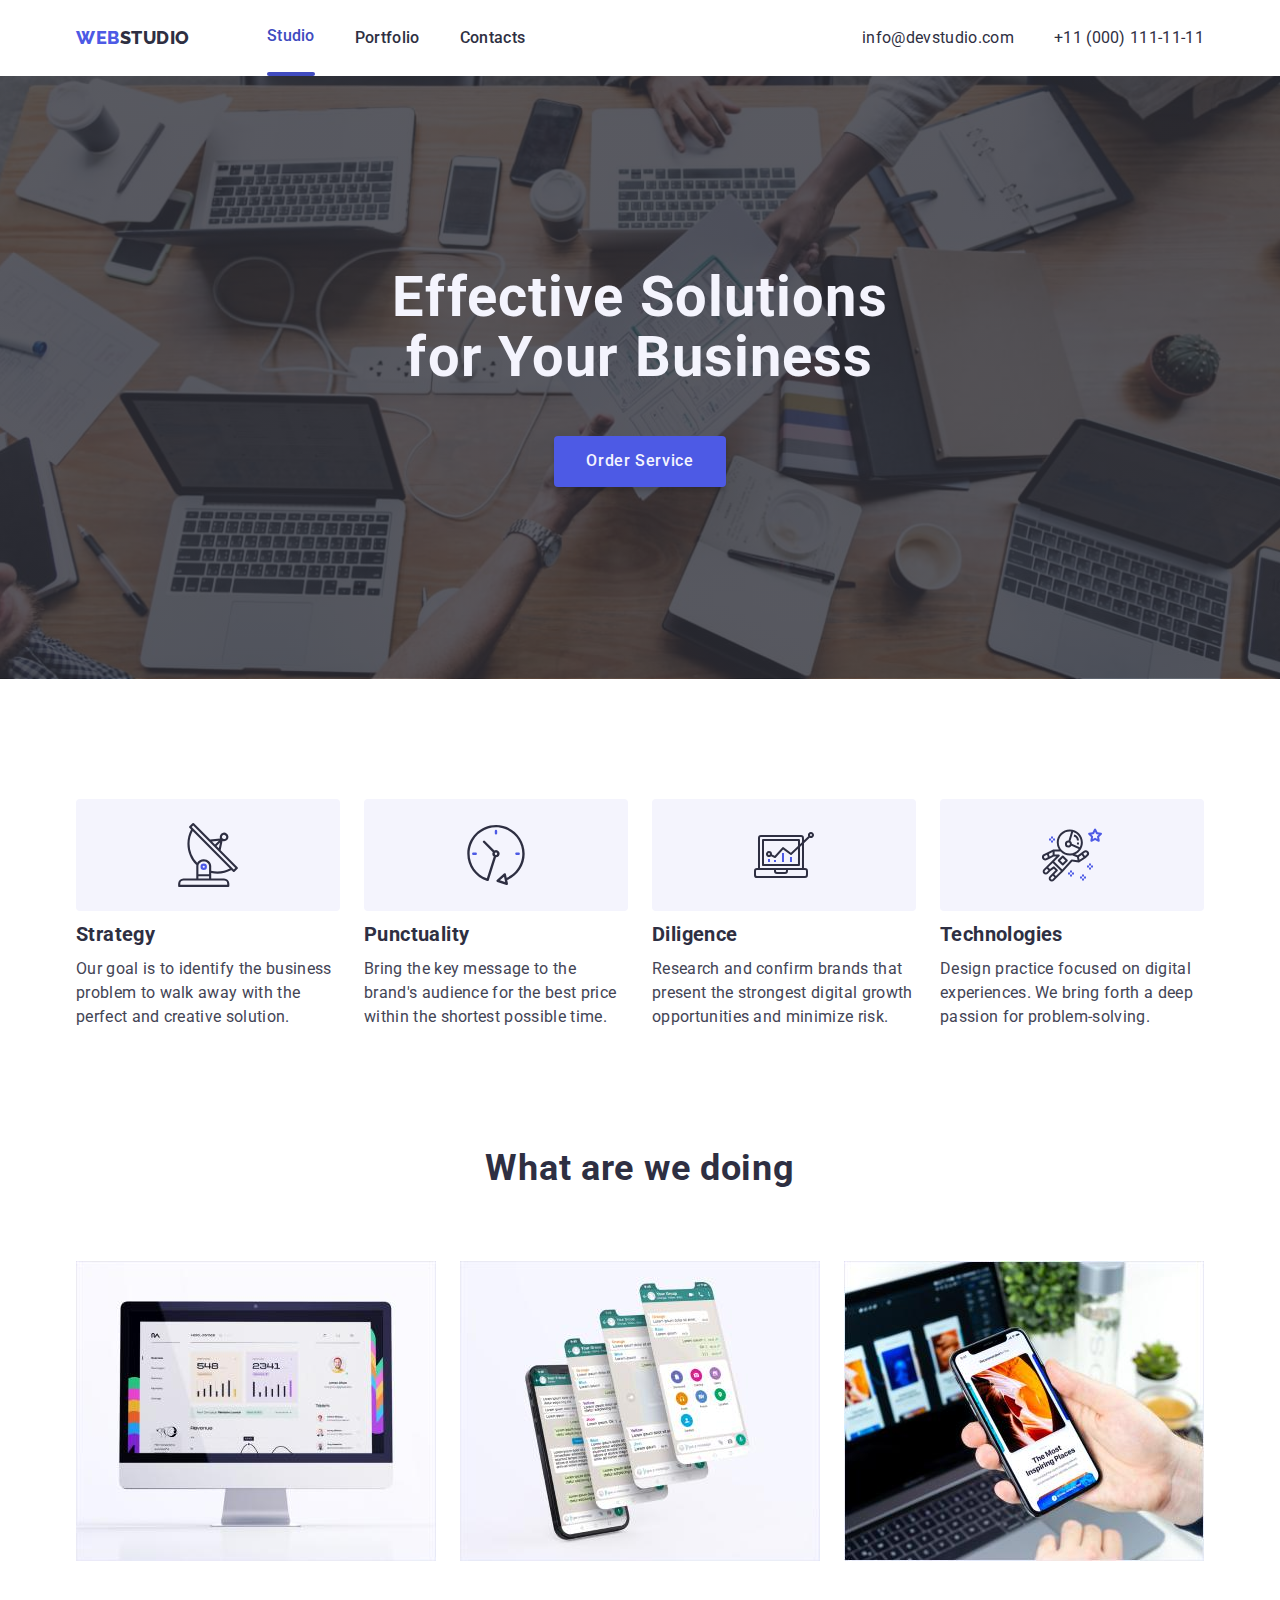
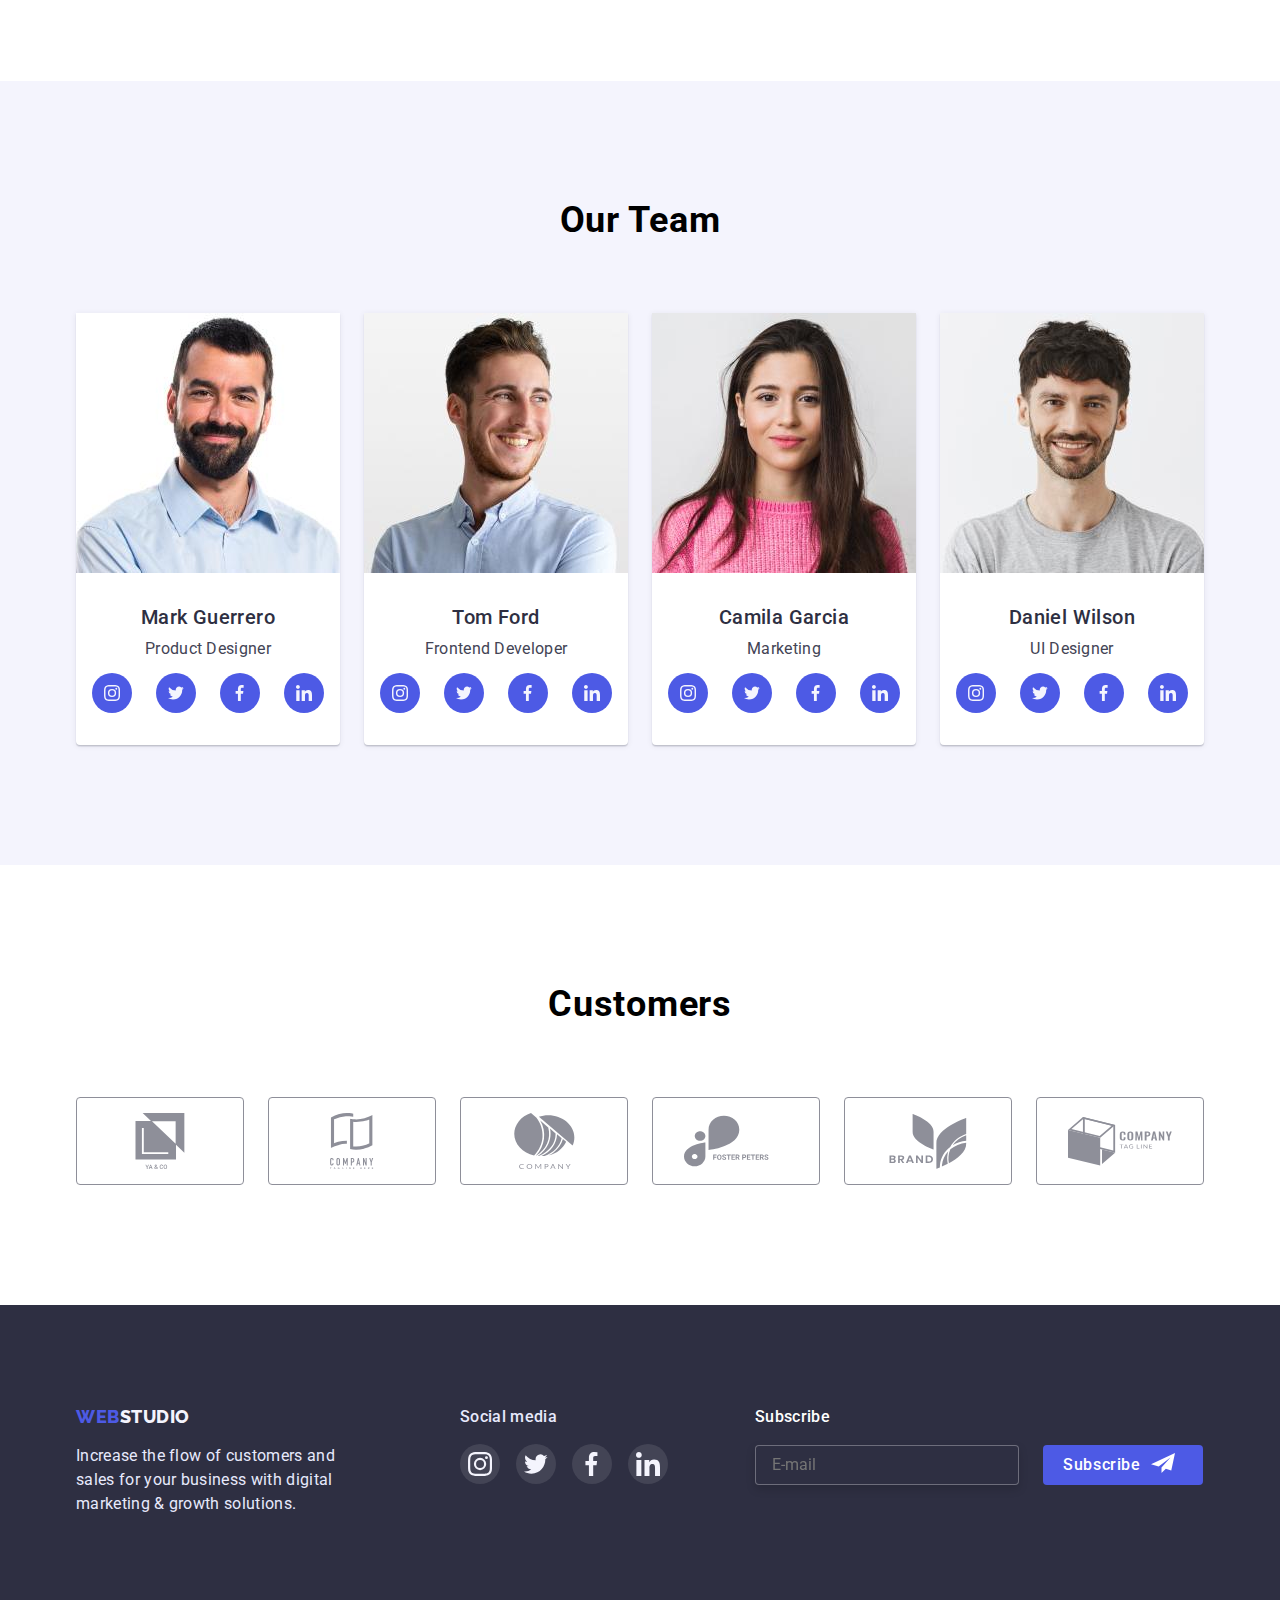
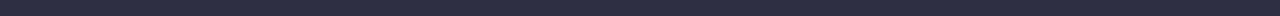
<file: index.html>
<!DOCTYPE html>
<html lang="en">
<head>
    <meta charset="UTF-8">
    <meta name="viewport" content="width=device-width, initial-scale=1.0" />
    <meta http-equiv="X-UA-Compatible" content="IE=edge">
    <meta name="viewport" content="width=device-width, initial-scale=1.0">
    <title>webstudio</title>
    <link href="https://fonts.googleapis.com/css2?family=Raleway:wght@800&family=Roboto:wght@400;500;700;900&display=swap" rel="stylesheet">
    <link rel="stylesheet" href="https://cdnjs.cloudflare.com/ajax/libs/modern-normalize/1.1.0/modern-normalize.min.css">  
    <link rel="stylesheet" href="./css/styles.css">
    <link rel="stylesheet" href="./css/mobile.css">
    <link rel="stylesheet" href="./css/tablet.css">
    <link rel="stylesheet" href="./css/desktop.css">
    
    
</head>
<body>

    <header>
        <div class="container">
            <div class="main-nav">
                <nav class="site-nav">
                    <a href="" class="header-logo"><span>WEB</span>STUDIO</a>
            
                    <ul class="site-nav">
                        <li class="item"><a class="nav-link link-current" href="./index.html">Studio</a></li>
                        <li class="item"><a class="nav-link" href="./portfolio.html">Portfolio</a></li>
                        <li class="item"><a class="nav-link" href="">Contacts</a></li>
                        
                    </ul>
                </nav>

                <button type="button" class="mobile-menu-open" data-menu-open>
                    <svg class="mobile-menu-open-icon" width="32px" height="22px">
                        <use href="./images/symbol-defs.svg#burger-icon" width="32px" height="22px"></use>
                    </svg>
                </button>
            
                    <ul class="auth-nav" >
            
                        <li class="item"><a class="contacts" href="info@devstudio.com">info@devstudio.com</a></li>
                        <li class="item"><a class="contacts" href="tel:+110001111111">+11 (000) 111-11-11</a></li>
                        
                    </ul>
    
            </div>
        </div>

        <div class="mobile-menu" data-menu>
            <div class="container mobile-menu-container">
                <button class="button-modal-mobile" type="button" data-menu-close>
                    <svg class="icon-button-modal-mobile" width="8" height="8">
                        <use href="./images/symbol-defs.svg#close-modal"></use>
                    </svg>
                </button>
                <ul class="site-nav-mobile">
                    <li class="item-mobile"><a class="nav-link-mobile-cur" href="./index.html">Studio</a></li>
                    <li class="item-mobile"><a class="nav-link-mobile" href="./portfolio.html">Portfolio</a></li>
                    <li class="item-mobile"><a class="nav-link-mobile" href="">Contacts</a></li>
                    
                </ul>
    
                <ul class="auth-nav-mobile" >
                    <li class="item-mobile-phone"><a class="contacts-mobile-phone" href="tel:+110001111111">+11 (000) 111-11-11</a></li>
                    <li class="item-mobile-mail"><a class="contacts-mobile-mail" href="info@devstudio.com">info@devstudio.com</a></li>
                    
                    
                </ul>
                <ul class="team-link-set-mobile">
    
                    <li class="team-link-actions">
                        <a href="" class="team-link-list">
                            <svg class="team-link-item">
                                <use href="./images/symbol-defs.svg#icon-instagram"></use>
                            </svg>
                        </a>
                    </li>
                    <li class="team-link-actions">
                        <a href="" class="team-link-list">
                            <svg class="team-link-item">
                                <use href="./images/symbol-defs.svg#icon-twitter"></use>
                            </svg>
                        </a>
                    </li>
                    <li class="team-link-actions">
                        <a href="" class="team-link-list">
                            <svg class="team-link-item">
                                <use href="./images/symbol-defs.svg#icon-facebook"></use>
                            </svg>
                        </a>
                    </li>
                    <li class="team-link-actions">
                        <a href="" class="team-link-list">
                            <svg class="team-link-item">
                                <use href="./images/symbol-defs.svg#icon-linkedin"></use>
                            </svg>
                        </a>
                    </li>
                </ul>
            </div>

        </div>
      

    </header>

        
    
     <main>
        
            <section class="hero hero-image">

              
                <h1 class="hero-tittle">Effective Solutions<br>for Your Business</h1>

                <button class="button-hero" type="button" data-modal-open>Order Service</button>
            
                
                
            

        </section>
        
            
        
    
        <section class="our-mission">
            <div class="container">
            <h2 class="visually-hidden">our mission</h2>
            <ul class="feauters-list">

                <li class="list-item">
                    <div class="list-image">
                        <svg class="list-image-svg">
                            <use href="./images/symbol-defs.svg#icon-mission-antena"></use>
                        </svg>
                    </div>
                    <h3 class="our-mission-tittle">Strategy</h3>
                    <p>Our goal is to identify the business problem to walk away with the perfect and creative solution. </p>
                </li>
    
                <li class="list-item">
                    <div class="list-image">
                        <svg class="list-image-svg">
                            <use href="./images/symbol-defs.svg#icon-mission-clock"></use>
                        </svg>
                    </div> 
                    <h3 class="our-mission-tittle">Punctuality</h3>
                    <p>Bring the key message to the brand's audience for the best price within the shortest possible time. </p>
                </li>
    
                <li class="list-item">
                    <div class="list-image">
                        <svg class="list-image-svg">
                            <use href="./images/symbol-defs.svg#icon-mission-comp"></use>
                        </svg>
                    </div>
                    <h3 class="our-mission-tittle">Diligence</h3>
                    <p>Research and confirm brands that present the strongest digital growth opportunities and minimize risk. </p>
                </li>
    
                <li class="list-item">
                    <div class="list-image">
                        <svg class="list-image-svg">
                            <use href="./images/symbol-defs.svg#icon-mission-cosmo"></use>
                        </svg>
                    </div>
                    <h3 class="our-mission-tittle">Technologies</h3>
                    <p>Design practice focused on digital experiences. We bring forth a deep passion for problem-solving. </p>
                </li>
            </ul>
            </div>
            
        </section>
    
        <section class="what-we-do">
            <div class="container">
                <h2 class="what-wedo">What are we doing</h2>
    
                <ul class="what-wedo-list">
                    <li class="what-wedo-item">
                        <img
                        srcset="./images/wedo1@2x.jpg 2x"
                        src="./images/wedo1.jpg"
                         alt="computer" 
                         width="360">
                        </li>
                    <li class="what-wedo-item">
                        <img
                        srcset="./images/wedo2@2x.jpg 2x" 
                        src="./images/wedo2.jpg"
                        alt="phone" 
                        width="360">
                        </li>
                    <li class="what-wedo-item">
                        <img
                        srcset="./images/wedo3@2x.jpg 2x"
                        src="./images/wedo3.jpg"
                        alt="computer and phone"
                        width="360">
                        </li>
                </ul>
            </div>
           
                
            
    
        </section>
    
        <section class="our-team">
            <div class="container">
                <h2 class="our-team-tittle">Our Team</h2>
    
            
                <ul class="our-team-list">
                    <li class="our-team-item">
                        <img
                        srcset="./images/mark.jpg"
                        src="./images/mark@2x.jpg 2x"
                        alt="mark"
                        width="264"
                        />
                        <div class="team-content">
                            <h3 class="card-name">Mark Guerrero</h3>
                            <p class="card-text">Product Designer</p>
                        
                            <ul class="team-link-set">

                                <li class="team-link-actions">
                                    <a href="" class="team-link-list">
                                        <svg class="team-link-item">
                                            <use href="./images/symbol-defs.svg#icon-instagram"></use>
                                        </svg>
                                    </a>
                                </li>
                                <li class="team-link-actions">
                                    <a href="" class="team-link-list">
                                        <svg class="team-link-item">
                                            <use href="./images/symbol-defs.svg#icon-twitter"></use>
                                        </svg>
                                    </a>
                                </li>
                                <li class="team-link-actions">
                                    <a href="" class="team-link-list">
                                        <svg class="team-link-item">
                                            <use href="./images/symbol-defs.svg#icon-facebook"></use>
                                        </svg>
                                    </a>
                                </li>
                                <li class="team-link-actions">
                                    <a href="" class="team-link-list">
                                        <svg class="team-link-item">
                                            <use href="./images/symbol-defs.svg#icon-linkedin"></use>
                                        </svg>
                                    </a>
                                </li>
                            </ul>
                        </div>
                        
                    </li>
    
                    <li class="our-team-item">
                        <img
                        srcset="./images/tom@2x.jpg 2x"
                        src="./images/tom.jpg"
                        alt="tom"
                        width="264"
                        />
                        <div class="team-content">
                            <h3 class="card-name">Tom Ford</h3>
                            <p class="card-text">Frontend Developer</p>
                        
                            <ul class="team-link-set">

                                <li class="team-link-actions">
                                    <a href="" class="team-link-list">
                                        <svg class="team-link-item">
                                            <use href="./images/symbol-defs.svg#icon-instagram"></use>
                                        </svg>
                                    </a>
                                </li>
                                <li class="team-link-actions">
                                    <a href="" class="team-link-list">
                                        <svg class="team-link-item">
                                            <use href="./images/symbol-defs.svg#icon-twitter"></use>
                                        </svg>
                                    </a>
                                </li>
                                <li class="team-link-actions">
                                    <a href="" class="team-link-list">
                                        <svg class="team-link-item">
                                            <use href="./images/symbol-defs.svg#icon-facebook"></use>
                                        </svg>
                                    </a>
                                </li>
                                <li class="team-link-actions">
                                    <a href="" class="team-link-list">
                                        <svg class="team-link-item">
                                            <use href="./images/symbol-defs.svg#icon-linkedin"></use>
                                        </svg>
                                    </a>
                                </li>
                            </ul>
                        </div>
                        
                    </li>
    
                    <li class="our-team-item">
                        <img
                        srcset="./images/camila@2x.jpg 2x"
                        src="./images/camila.jpg"
                        alt="Camilla"
                        width="264"
                        />
                        <div class="team-content">
                            <h3 class="card-name">Camila Garcia</h3>
                            <p class="card-text">Marketing</p>
                        
                            <ul class="team-link-set">

                                <li class="team-link-actions">
                                    <a href="" class="team-link-list">
                                        <svg class="team-link-item">
                                            <use href="./images/symbol-defs.svg#icon-instagram"></use>
                                        </svg>
                                    </a>
                                </li>
                                <li class="team-link-actions">
                                    <a href="" class="team-link-list">
                                        <svg class="team-link-item">
                                            <use href="./images/symbol-defs.svg#icon-twitter"></use>
                                        </svg>
                                    </a>
                                </li>
                                <li class="team-link-actions">
                                    <a href="" class="team-link-list">
                                        <svg class="team-link-item">
                                            <use href="./images/symbol-defs.svg#icon-facebook"></use>
                                        </svg>
                                    </a>
                                </li>
                                <li class="team-link-actions">
                                    <a href="" class="team-link-list">
                                        <svg class="team-link-item">
                                            <use href="./images/symbol-defs.svg#icon-linkedin"></use>
                                        </svg>
                                    </a>
                                </li>
                            </ul>
                        </div>
                    </li>
    
                    <li class="our-team-item">
                        <img
                        srcset="./images/daniel@2x.jpg 2x"
                        src="./images/daniel.jpg"
                        alt="daniel"
                        width="264"
                        />
                        <div class="team-content">
                            <h3 class="card-name">Daniel Wilson</h3>
                            <p class="card-text">UI Designer</p>
                        
                            <ul class="team-link-set">

                                <li class="team-link-actions">
                                    <a href="" class="team-link-list">
                                        <svg class="team-link-item">
                                            <use href="./images/symbol-defs.svg#icon-instagram"></use>
                                        </svg>
                                    </a>
                                </li>
                                <li class="team-link-actions">
                                    <a href="" class="team-link-list">
                                        <svg class="team-link-item">
                                            <use href="./images/symbol-defs.svg#icon-twitter"></use>
                                        </svg>
                                    </a>
                                </li>
                                <li class="team-link-actions">
                                    <a href="" class="team-link-list">
                                        <svg class="team-link-item">
                                            <use href="./images/symbol-defs.svg#icon-facebook"></use>
                                        </svg>
                                    </a>
                                </li>
                                <li class="team-link-actions">
                                    <a href="" class="team-link-list">
                                        <svg class="team-link-item">
                                            <use href="./images/symbol-defs.svg#icon-linkedin"></use>
                                        </svg>
                                    </a>
                                </li>
                            </ul>
                        </div>
                        
                    </li>
                </ul>
            </div>
   
                   
        </section>

    </main>

    <section class="customers">
    <div class="container">

        
        <h2 class="custom">Customers</h2>
        <ul class="actions-customers">
            <li class="customers-item">
                <a href="" class="customers-link">
                    <svg class="customers-icon">
                        <use href="./images/symbol-defs.svg#icon-custom1"></use>
                    </svg>
                </a>
            </li>
            <li class="customers-item">
                <a href="" class="customers-link">
                    <svg class="customers-icon">
                        <use href="./images/symbol-defs.svg#icon-custom2"></use>
                    </svg>
                </a>
            </li>
            <li class="customers-item">
                <a href="" class="customers-link">
                    <svg class="customers-icon">
                        <use href="./images/symbol-defs.svg#icon-custom3"></use>
                    </svg>
                </a>
            </li>
            <li class="customers-item">
                <a href="" class="customers-link">
                    <svg class="customers-icon">
                        <use href="./images/symbol-defs.svg#icon-custom4"></use>
                    </svg>
                </a>
            </li>
            <li class="customers-item">
                <a href="" class="customers-link">
                    <svg class="customers-icon">
                        <use href="./images/symbol-defs.svg#icon-custom5"></use>
                    </svg>
                </a>
            </li>
            <li class="customers-item">
                <a href="" class="customers-link">
                    <svg class="customers-icon">
                        <use href="./images/symbol-defs.svg#icon-custom6"></use>
                    </svg>
                </a>
            </li>
        </ul>
    </div>
        
        
    </section>
           
    

    

    <footer>
        <div class="container">
            <div class="footer-media">
                    <div class="footer-tablet">
                        <div class="footer-content">
                            <a class="footer-logo" href=""><span>WEB</span>STUDIO</a>
                            <p class="footer-text">Increase the flow of customers and sales for your business with digital marketing & growth solutions.</p>
                        </div>
            
                        <div class="social">
                            <b class="footer-social-text">Social media</b>
                            
                            <ul class="footer-link-set">
                
                                <li class="footer-link-actions">
                                    <a href="" class="footer-link-list">
                                        <svg class="footer-link-item">
                                            <use href="./images/symbol-defs.svg#icon-instagram"></use>
                                        </svg>
                                    </a>
                                </li>
                                <li class="footer-link-actions">
                                    <a href="" class="footer-link-list">
                                        <svg class="footer-link-item">
                                            <use href="./images/symbol-defs.svg#icon-twitter"></use>
                                        </svg>
                                    </a>
                                </li>
                                <li class="footer-link-actions">
                                    <a href="" class="footer-link-list">
                                        <svg class="footer-link-item">
                                            <use href="./images/symbol-defs.svg#icon-facebook"></use>
                                        </svg>
                                    </a>
                                </li>
                                <li class="footer-link-actions">
                                    <a href="" class="footer-link-list">
                                        <svg class="footer-link-item">
                                            <use href="./images/symbol-defs.svg#icon-linkedin"></use>
                                        </svg>
                                    </a>
                                </li>
                            </ul>
                        </div>
                    
                    </div>
                   
                    
                
                

                <form class="footer-form">
                    
                    <b class="footer-form-text">Subscribe</b>
                    <div class="footer-form-field">
                        
                        <input class="subscribe-field" type="email" name="mail" id="mail" placeholder="E-mail" />
                        <button type="submit" class="button-subscribe">
                            Subscribe
                            <svg  class="icon-send">
                                <use href="./images/symbol-defs.svg#icon-send" width="24px" height="24px"></use>
                            </svg>
                        </button>
                        
                    </div>
                    
                </form>
                
            </div>
            


        </div>

        
        
    </footer>

    <div class="backdrop is-hidden" data-modal>
        <div class="modal">
            <button class="button-modal" type="button" data-modal-close>
                <svg class="icon-button-modal" width="8" height="8">
                    <use href="./images/symbol-defs.svg#close-modal"></use>
                </svg>
            </button>
            
            <b class="modal-first-text">Leave your contacts and we will call you back</b>

            <form class="form">
                
                <div class="form-field">
                    <label for="name">Name</label>
                    <input type="text" name="name" id="name" placeholder=" "/>
                    <svg class="icon-modal">
                        <use href="./images/symbol-defs.svg#modal-man" width="18px" height="18px"></use>
                    </svg>
                   
                    
                </div>
                <div class="form-field">
                    <label for="tel">Phone</label>
                    <input type="tel" name="tel" id="tel" placeholder=" "/>
                    <svg class="icon-modal">
                        <use href="./images/symbol-defs.svg#modal-phone" width="18px" height="24px"></use>
                    </svg>
                </div>
                <div class="form-field">
                    <label for="mail">Email</label>
                    <input type="email" name="mail" id="mail" placeholder=" "/>
                    <svg class="icon-modal">
                        <use href="./images/symbol-defs.svg#modal-mail" width="18px" height="24px"></use>
                    </svg>
                </div>
                
                <div class="form-field">
                    <label for="comment">Comment</label>
                    <textarea name="comment" id="comment" placeholder="Text input"></textarea> 
                </div>
                    
                        <div class="modal-form-checkbox-wrap">
                            <input
                            id="user-policy"
                            type="checkbox"
                            name="user-policy"
                            class="modal-form-checkbox visually-hidden"
                            />
                            <label for="user-policy" class="modal-form-checkbox-label">
                                <span class="checkbox-icon-wrap">
                                    <svg class="checkbox-icon" width="16px" height="16px">
                                        <use href="./images/symbol-defs.svg#check-icon"></use>
                                    </svg>
                                </span>
                                <span class="privacy-text">
                                    I accept the terms and conditions of the<a 
                                    href=""
                                    class="privacy-link"
                                    rel="noopener noreferrer nofollow"
                                    target="_blank"
                                    >Privacy Policy</a>

                                
                                </span>

                            </label>
                        </div>
                   

            
                    
                
                
                
                    <button class="button-submit" type="submit">Send</button>
                
                
            </form>
        </div>
    </div>

    <script src="./js/mobile-menu.js"></script>
    <script src="./js/modal.js"></script>
    
</body>
</html>
</file>
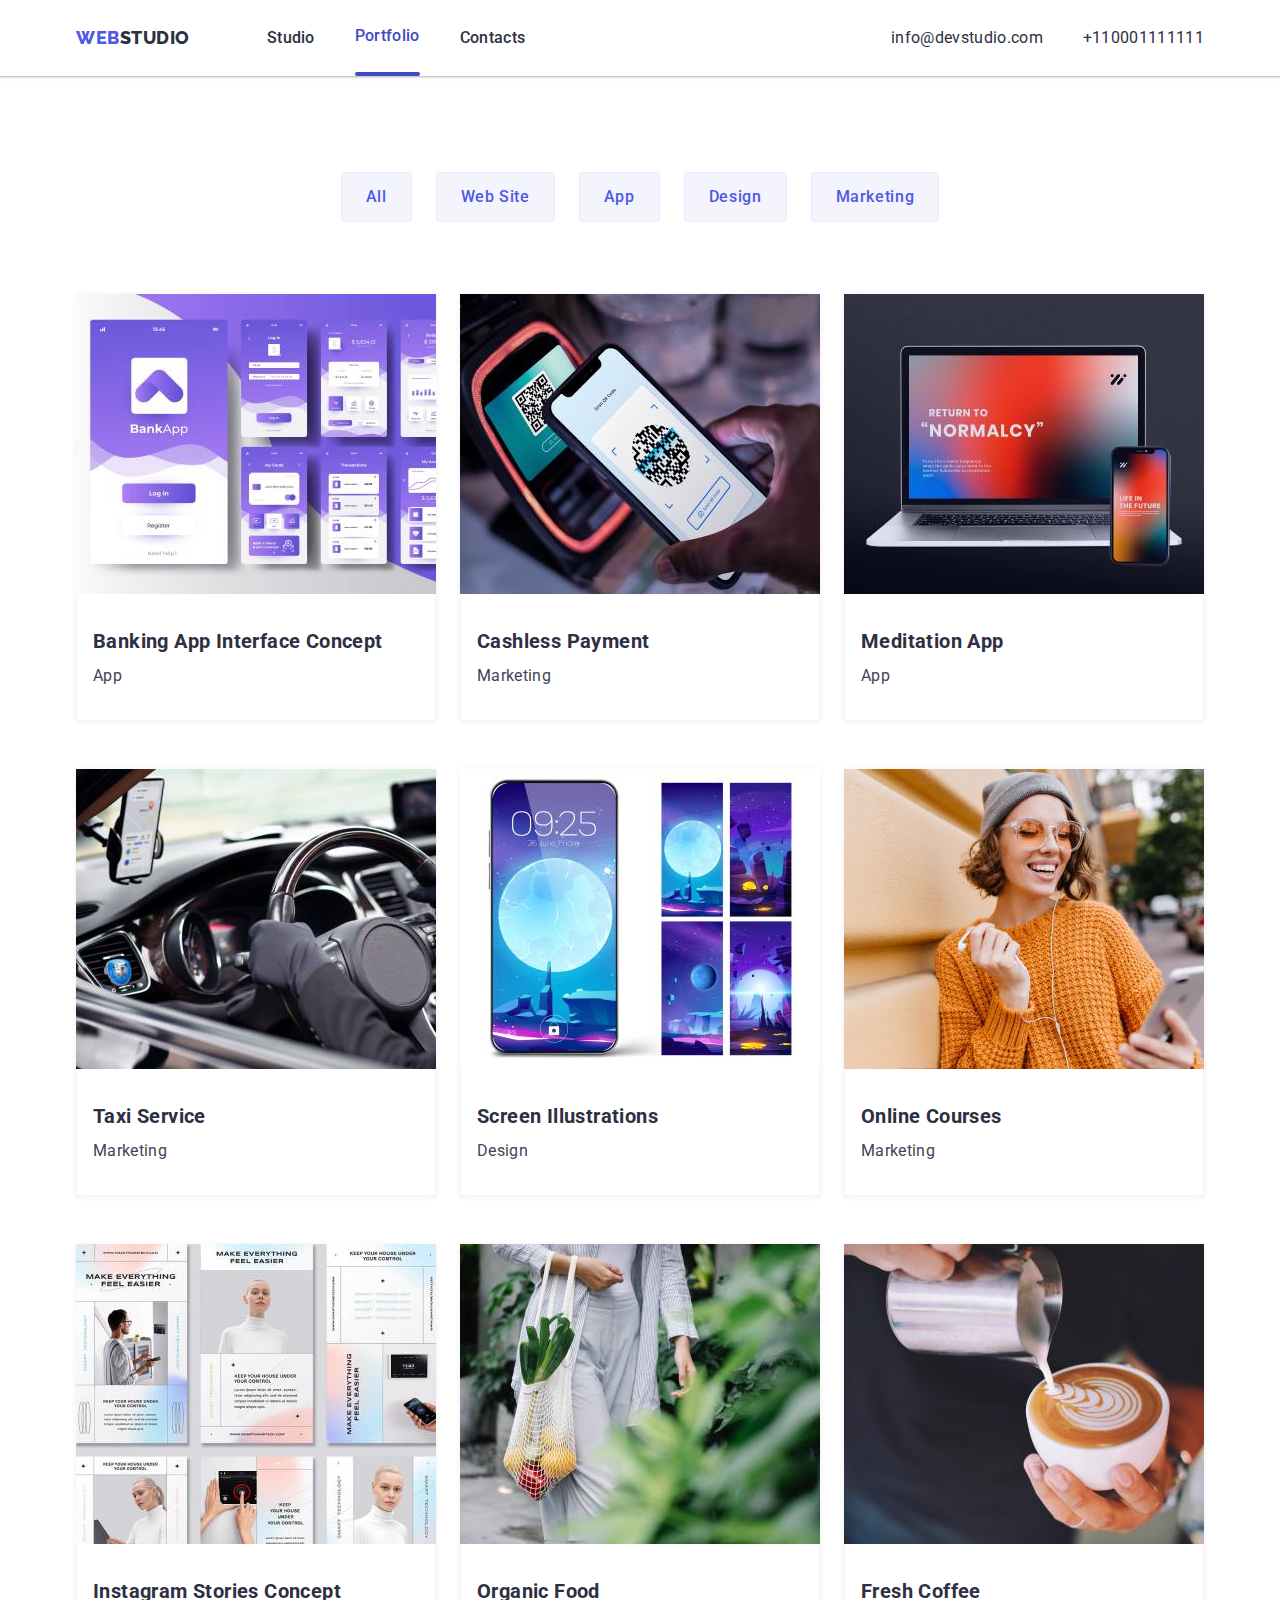
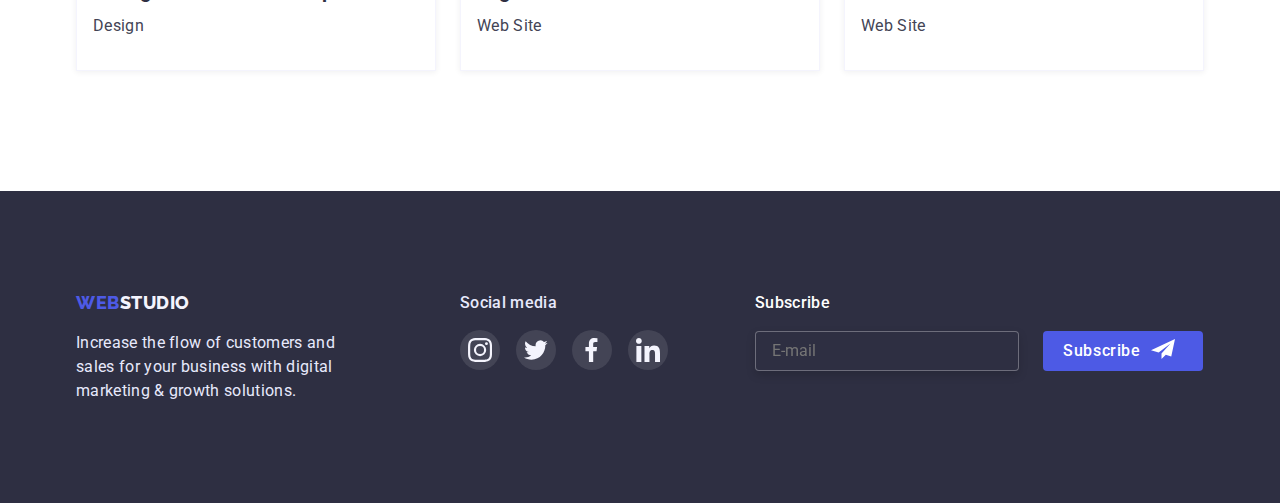
<file: portfolio.html>
<!DOCTYPE html>
<html lang="en">
<head>
    <meta charset="UTF-8">
    <meta name="viewport" content="width=device-width, initial-scale=1.0" />
    <meta http-equiv="X-UA-Compatible" content="IE=edge">
    <meta name="viewport" content="width=device-width, initial-scale=1.0">
    <title>webstudio</title>
    <link href="https://fonts.googleapis.com/css2?family=Raleway:wght@800&family=Roboto:wght@400;500;700;900&display=swap" rel="stylesheet">
    <link rel="stylesheet" href="https://cdnjs.cloudflare.com/ajax/libs/modern-normalize/1.1.0/modern-normalize.min.css">
    <link rel="stylesheet" href="./css/styles.css"> 
    
</head>
<body>
    <header>
        <div class="container">
            <div class="main-nav">
                <nav class="site-nav">
                    <a href="" class="header-logo"><span>WEB</span>STUDIO</a>
            
                    <ul class="site-nav">
                        <li class="item"><a class="nav-link" href="./index.html">Studio</a></li>
                        <li class="item"><a class="nav-link link-current" href="./portfolio.html">Portfolio</a></li>
                        <li class="item"><a class="nav-link" href="">Contacts</a></li>
                        
                    </ul>
                </nav>
            
                    <ul class="auth-nav" >
            
                        <li class="item"><a class="contacts" href="info@devstudio.com">info@devstudio.com</a></li>
                        <li class="item"><a class="contacts" href="tel:+110001111111">+110001111111</a></li>
                        
                    </ul>
    
            </div>
        </div>
      

    </header>

 <main>
    <section class="portfolio">
        <div class="container">
            <h1 class="visually-hidden">portfolio</h1>
        <ul class="filters-list">
            <li class="filters-item"><button class="btn-portfolio" type="button">All</button></li>
            <li class="filters-item"><button class="btn-portfolio" type="button">Web Site</button></li>
            <li class="filters-item"><button class="btn-portfolio" type="button">App</button></li>
            <li class="filters-item"><button class="btn-portfolio" type="button">Design</button></li>
            <li class="filters-item"><button class="btn-portfolio" type="button">Marketing</button></li>
            
        </ul>
   
        <ul class="project-cards">
            
            <li class="pro-card-item"> 
                <a href="" class="pro-card-link">

                    <div class="pro-thumb">
                        <img src="./images/procard1.jpg" alt="procard1" width="360" height="300">

                        <div class="pro-overlay">
                            <div class="pro-card-action">
                                <p class="pro-action-text">
                                    14 Stylish and User-Friendly App Design Concepts · Task Manager App · 
                                    Calorie Tracker App · Exotic Fruit Ecommerce App · Cloud Storage App
                                </p>
                            </div>
                        </div>
                        

                    </div>
                    
                   
                    <div class="pro-card-content">
                        <h3 class="our-mission-item">Banking App Interface Concept</h3>
                        <p class="pro-card-text">App</p>
                    </div>
                    
                         
                </a>
            </li>

            <li class="pro-card-item">
                <a href="" class="pro-card-link">
                    
                    <div class="pro-thumb">
                        <img src="./images/procard2.jpg" alt="procard2" width="360" height="300">

                        <div class="pro-overlay">
                            <div class="pro-card-action">
                                <p class="pro-action-text">
                                    14 Stylish and User-Friendly App Design Concepts · Task Manager App · 
                                    Calorie Tracker App · Exotic Fruit Ecommerce App · Cloud Storage App
                                </p>
                            </div>
                        </div>
                        

                    </div>
                    
                    <div class="pro-card-content">
                        <h3 class="our-mission-item">Cashless Payment</h3>
                        <p class="pro-card-text">Marketing</p>
                    </div>
                       
                    
                </a>
            </li>

            <li class="pro-card-item">
                <a href="" class="pro-card-link">

                    <div class="pro-thumb">
                        <img src="./images/procard3.jpg" alt="procard3" width="360" height="300">

                        <div class="pro-overlay">
                            <div class="pro-card-action">
                                <p class="pro-action-text">
                                    14 Stylish and User-Friendly App Design Concepts · Task Manager App · 
                                    Calorie Tracker App · Exotic Fruit Ecommerce App · Cloud Storage App
                                </p>
                            </div>
                        </div>
                        

                    </div>
                    
                    <div class="pro-card-content">
                        <h3 class="our-mission-item">Meditation App</h3>
                        <p class="pro-card-text">App</p>
                    </div>
                    
                          
                </a>
            </li>
        
            <li class="pro-card-item">
                <a href="" class="pro-card-link">
                    
                    <div class="pro-thumb">
                        <img src="./images/procard4.jpg" alt="procard4" width="360" height="300">

                        <div class="pro-overlay">
                            <div class="pro-card-action">
                                <p class="pro-action-text">
                                    14 Stylish and User-Friendly App Design Concepts · Task Manager App · 
                                    Calorie Tracker App · Exotic Fruit Ecommerce App · Cloud Storage App
                                </p>
                            </div>
                        </div>
                        

                    </div>

                    <div class="pro-card-content">
                        <h3 class="our-mission-item">Taxi Service</h3>
                        <p class="pro-card-text">Marketing</p>
                    </div>
                      
                    
                </a>
            </li>
    
            <li class="pro-card-item">
                <a href="" class="pro-card-link">

                    <div class="pro-thumb">
                        <img src="./images/procard5.jpg" alt="procard5" width="360" height="300">

                        <div class="pro-overlay">
                            <div class="pro-card-action">
                                <p class="pro-action-text">
                                    14 Stylish and User-Friendly App Design Concepts · Task Manager App · 
                                    Calorie Tracker App · Exotic Fruit Ecommerce App · Cloud Storage App
                                </p>
                            </div>
                        </div>
                        

                    </div>

                    <div class="pro-card-content">
                        <h3 class="our-mission-item">Screen Illustrations</h3>
                        <p class="pro-card-text">Design</p>
                    </div>
                      
                    
                </a>
            </li>
    
            <li class="pro-card-item">
                <a href="" class="pro-card-link">

                    <div class="pro-thumb">
                        <img src="./images/procard6.jpg" alt="procard6" width="360" height="300">

                        <div class="pro-overlay">
                            <div class="pro-card-action">
                                <p class="pro-action-text">
                                    14 Stylish and User-Friendly App Design Concepts · Task Manager App · 
                                    Calorie Tracker App · Exotic Fruit Ecommerce App · Cloud Storage App
                                </p>
                            </div>
                        </div>
                        

                    </div>

                    <div class="pro-card-content">
                        <h3 class="our-mission-item">Online Courses</h3>
                        <p class="pro-card-text">Marketing</p>
                    </div>
                       
                    
                </a>
            </li>
        
            <li class="pro-card-item">
                <a href="" class="pro-card-link">

                    <div class="pro-thumb">
                        <img src="./images/procard7.jpg" alt="procard7" width="360" height="300">

                        <div class="pro-overlay">
                            <div class="pro-card-action">
                                <p class="pro-action-text">
                                    14 Stylish and User-Friendly App Design Concepts · Task Manager App · 
                                    Calorie Tracker App · Exotic Fruit Ecommerce App · Cloud Storage App
                                </p>
                            </div>
                        </div>
                        

                    </div>

                    <div class="pro-card-content">
                        <h3 class="our-mission-item">Instagram Stories Concept</h3>
                        <p class="pro-card-text">Design</p>
                    </div>
                       
                </a>
            </li>
    
            <li class="pro-card-item">
                <a href="" class="pro-card-link">

                    <div class="pro-thumb">
                        <img src="./images/procard8.jpg" alt="procard8" width="360" height="300">

                        <div class="pro-overlay">
                            <div class="pro-card-action">
                                <p class="pro-action-text">
                                    14 Stylish and User-Friendly App Design Concepts · Task Manager App · 
                                    Calorie Tracker App · Exotic Fruit Ecommerce App · Cloud Storage App
                                </p>
                            </div>
                        </div>
                        

                    </div>

                    <div class="pro-card-content">
                        <h3 class="our-mission-item">Organic Food</h3>
                        <p class="pro-card-text">Web Site</p>
                    </div>
                      
                </a>
            </li>
    
            <li class="pro-card-item">
                <a href="" class="pro-card-link">

                    <div class="pro-thumb">
                        <img src="./images/procard9.jpg" alt="procard9" width="360" height="300">

                        <div class="pro-overlay">
                            <div class="pro-card-action">
                                <p class="pro-action-text">
                                    14 Stylish and User-Friendly App Design Concepts · Task Manager App · 
                                    Calorie Tracker App · Exotic Fruit Ecommerce App · Cloud Storage App
                                </p>
                            </div>
                        </div>
                        

                    </div>

                    <div class="pro-card-content">
                        <h3 class="our-mission-item">Fresh Coffee</h3>
                        <p class="pro-card-text">Web Site</p>
                    </div>
                    
                </a>
            </li>
        </ul>
        </div>

    </section>
 </main>

 <footer>
    <div class="container">
        <div class="footer-media">
            <div class="footer-content">
                <a class="footer-logo" href=""><span>WEB</span>STUDIO</a>
                <p class="footer-text">Increase the flow of customers and sales for your business with digital marketing & growth solutions.</p>
            </div>
            <div class="social">
                <b class="footer-social-text">Social media</b>
                
                <ul class="footer-link-set">
    
                    <li class="footer-link-actions">
                        <a href="" class="footer-link-list">
                            <svg class="footer-link-item">
                                <use href="./images/symbol-defs.svg#icon-instagram"></use>
                            </svg>
                        </a>
                    </li>
                    <li class="footer-link-actions">
                        <a href="" class="footer-link-list">
                            <svg class="footer-link-item">
                                <use href="./images/symbol-defs.svg#icon-twitter"></use>
                            </svg>
                        </a>
                    </li>
                    <li class="footer-link-actions">
                        <a href="" class="footer-link-list">
                            <svg class="footer-link-item">
                                <use href="./images/symbol-defs.svg#icon-facebook"></use>
                            </svg>
                        </a>
                    </li>
                    <li class="footer-link-actions">
                        <a href="" class="footer-link-list">
                            <svg class="footer-link-item">
                                <use href="./images/symbol-defs.svg#icon-linkedin"></use>
                            </svg>
                        </a>
                    </li>
                </ul>
            </div>

            <form class="footer-form">
                    
                <b class="footer-form-text">Subscribe</b>
                <div class="footer-form-field">
                    
                    <input class="subscribe-field" type="email" name="mail" id="mail" placeholder="E-mail" />
                    <button type="submit" class="button-subscribe">
                        Subscribe
                        <svg  class="icon-send">
                            <use href="./images/symbol-defs.svg#icon-send" width="24px" height="24px"></use>
                        </svg>
                    </button>
                    
                </div>
                
            </form>
        </div>
       
        
    </div>
    
</footer>
  
    
</body>
</html>
</file>
<file: css/styles.css>
:root{
    --primary-text-color: #434455;
    --navy-blue: #2E2F42;
    --primary-brand: #4D5AE5;
    --color-white: #ffffff;
    --accent-cornflower: #E7E9FC;
    --light-cloud: #F4F4FD;
}
img{
    display: block;
    width: 100%;
    height: auto;
}


.container{
    width: 1158px;
    padding-left: 15px;
    padding-right: 15px;
    margin-left: auto;
    margin-right: auto;

   
}
header{
    box-shadow: 0px 2px 1px rgba(46, 47, 66, 0.08), 0px 1px 1px rgba(46, 47, 66, 0.16), 0px 1px 6px rgba(46, 47, 66, 0.08);
}


body{
    font-family: Roboto,sans-serif;
    letter-spacing: 0.02em;
    background-color: var(--color-white);
    

}
ul,
p,
h1,
h2,

h4,
h5,
h6{
    list-style: none;
    padding: 0;
    margin: 0;
}
h3{

    font-weight: 500;
    font-size: 20px;
    line-height: 1.2;
    letter-spacing: 0.02em;

    color: var(--navy-blue);
    padding: 0;
    margin: 0;
}
span{
    color: var(--primary-brand);
}
p{
    color: var(--primary-text-color);
    
    font-weight: 400;
    font-size: 16px;
    line-height: 1.5;
    letter-spacing: 0.02em;
}
img{
    display: block;
    max-width: 100%;
}






button{
    font-family: inherit;
    cursor: pointer;
   
    
}


                                               /* header */

.site-nav{
    display: flex;
    align-items: center;

}
.main-nav{
    display: flex;
    align-items: center;

    
}
.site-nav .item{
    margin-right: 40px;
    
}
.site-nav .item:last-child{
    margin-right: 0;
}

.nav-link{
        font-weight: 500;
        font-size: 16px;
        line-height: 1.5;
        letter-spacing: 0.02em;
        text-decoration: none;
        color: var(--navy-blue);

        padding-top: 24px;
        padding-bottom: 24px;
        display: block;

        transition-property: color;
        transition-duration: 250ms;
        transition-timing-function: cubic-bezier(0.4, 0, 0.2, 1);
}




.nav-link:hover, .nav-link:focus{
    color: var(--primary-brand);
   
}
.auth-nav{
    display: flex;
    margin-left: auto;
    
}

.auth-nav .item{
    margin-right: 40px;
}
.auth-nav .item:last-child{
    margin-right: 0;
}

.header-logo{
    font-family: Raleway,sans-serif ;
    font-size: 18px;
    line-height: 1.33;
    text-decoration: none;
    color: var(--navy-blue);
    letter-spacing: 0.03em;
    font-weight: 800;

    margin-right: 77px;
   
}
 /*=============================== header-end====================== */
 /* -----------------------header-contacts------------------------- */
 .contacts{
    
    font-weight: 400;
    font-size: 16px;
    line-height: 1.5;
    letter-spacing: 0.02em;

    text-decoration: none;
    color: var(--navy-blue);
    padding-top: 24px;
    padding-bottom: 24px;

    transition-property: color;
    transition-duration: 250ms;
    transition-timing-function: cubic-bezier(0.4, 0, 0.2, 1);
}

.contacts:hover, .contacts:focus{
    color: var(--primary-brand);
}
/* -----------------------header-contacts------------------------- */
   
/* ==================================section-hero-start================== */

.hero{
   
    max-width: 1440px;
    
    margin-right: auto;
    margin-left: auto;
    background-image:linear-gradient(to right, rgba(47, 48, 57, 0.8),
    rgba(47, 48, 57, 0.8) ), url(../images/bg-hero.jpg);
   
    
    
    background-repeat: no-repeat;
    background-position: center;
    background-size: cover;

    text-align: center;

    padding-top: 192px;
    padding-bottom: 192px;
    
}
.hero-tittle{
    font-weight: 700;
    font-size: 56px;
    line-height: 1.07;

    text-align: center;
    letter-spacing: 0.02em;

    color: var(--light-cloud);
    margin-bottom: 48px;
    
}
.button-hero{

    font-weight: 500;
    font-size: 16px;
    line-height: 1.18;
    letter-spacing: 0.04em;
    background-color: var(--primary-brand);
    color: var(--light-cloud);
    box-shadow: 0px 4px 4px rgba(0, 0, 0, 0.15);

    border-radius: 4px;
    padding: 16px 32px;
    display: inline-block;

    min-width: 170px;

    text-align: center;
    border: 0;
    
    transition-property: background-color;
    transition-duration: 250ms;
    transition-timing-function: cubic-bezier(0.4, 0, 0.2, 1);
}
.button-hero:hover, .button-hero:focus{
    color: var(--light-cloud);
    background-color: #404BBF;
}

/* =====================================section-hero-end================================ */

/* ----------------------section-our-mission-start------------------------- */
.feauters-list{
    display: flex;
      
}
.list-item{
    
    margin-right: 24px;
    flex-basis: calc(100% / 4 );
}

.list-item:last-child{
    margin-right: 0;
}

.our-mission{
    padding-top: 120px;
    padding-bottom: 120px;
}

.our-mission-tittle{
   

    font-weight: 700;
    font-size: 20px;
    line-height: 1.5;
    letter-spacing: 0.02em;

    margin-bottom: 8px;
}
.our-mission-item{
    font-weight: 700;
    font-size: 20px;
    line-height: 1.5;
    letter-spacing: 0.02em;

   
}
.list-image{
    
    height: 112px;
    display: flex;
    justify-content: center;
    align-items: center;

    background-color: #F4F4FD;
    border-radius: 4px;
}
.list-image-svg{
    width: 60px;
    height: 64px;
    
}

/* ----------------------section-our-mission-end------------------------- */


/* ----------------------section-what-we-do-start------------------------- */
.what-we-do{
    padding-bottom: 120px;
}

.what-wedo{
    font-weight: 700;
    font-size: 36px;
    line-height: 1.11;
    letter-spacing: 0.02em;

    color: var(--navy-blue);

    margin-bottom: 72px;
    text-align: center;
    padding-bottom: 0;
    padding-top: 0;
}
.what-wedo-list{
    display: flex;
    
}
.what-wedo-item{
    margin-right: 24px;
    
}
.what-wedo-item:last-child{
    margin-right: 0;
}
/* ----------------------section-what-we-do-end------------------------- */

/* ----------------------section-our-team-start------------------------- */

.our-team{
    background-color: var(--light-cloud);

    padding-top: 120px;
    padding-bottom: 120px;
}
.our-team-tittle{
    font-weight: 700;
    font-size: 36px;
    line-height: 1.11;
    letter-spacing: 0.02em;

    margin-bottom: 72px;
   
    text-align: center;

    
}
.our-team-list{
    display: flex;
}
.our-team-item{
    background-color: var(--color-white);

    /* margin-right: 24px; */
    margin-right: 0;
    
    border-radius: 0px 0px 4px 4px;

    flex-direction: column;

    box-shadow: 0px 1px 6px rgba(46, 47, 66, 0.08), 0px 1px 1px rgba(46, 47, 66, 0.16), 0px 2px 1px rgba(46, 47, 66, 0.08);
    border-radius: 0px 0px 4px 4px;
    
}
/* .our-team-item:last-child{
    margin-right: 0;
} */
.team-content{
    padding-top: 32px;
    padding-bottom: 32px;
    padding-right: 16px;
    padding-left: 16px;
    text-align: center;
}
.card-name{
    margin-bottom: 8px;
}
.card-text{
    
    padding-bottom: 0;
    margin-bottom: 12px;
}
.team-link-set{
    display: flex;
    justify-content: center;

    
    margin: 0
}
.team-link-actions{
    margin-right: 24px;
}
.team-link-actions:last-child{
    margin-right: 0;
}
.team-link-list{
    width: 40px;
    height: 40px;

    display: block;
    background-color: var(--primary-brand);
    border-radius: 50%;
    
    padding-top: 12px;
    padding-bottom: 12px;
    padding-left: 12px;
    padding-right: 12px;

    transition-property: background-color;
    transition-duration: 250ms;
    transition-timing-function: cubic-bezier(0.4, 0, 0.2, 1);
    
}
.team-link-list:hover{
    background-color: #404BBF;
}
.team-link-list:focus{
    background-color: #404BBF;
}
.team-link-item{
    width: 16px;
    height: 16px;
    
}
/* ----------------------section-our-team-end------------------------- */

/* ----------------------section-customers-start------------------------- */

.customers{
    padding-top: 120px;
    padding-bottom: 120px;
}
.actions-customers{
    display: flex; 
}
.customers-item{
    margin-right: 24px;
}
.customers-item:last-child{
    margin-right: 0;
}
.customers-link{
    display: flex;
    justify-content: center;
    align-items: center;
    width: 168px;
    height: 88px;
    padding: 0;
    
    border: 1px solid #8E8F99;
    border-radius: 4px;

    background-color: #fff;
    fill: #8E8F99;

    transition-property: fill, border-color #404BBF;
    transition-duration: 250ms;
    transition-timing-function: cubic-bezier(0.4, 0, 0.2, 1);
    
}
.customers-link:hover{
    border-color: #404BBF;
    fill: #404BBF;

}
.customers-link:focus{
    border: 1px solid #404BBF;
    fill: #404BBF;

}
.customers-icon{
    width: 104px;
    height: 56px; 
}

.custom{
    font-weight: 700;
    font-size: 36px;
    line-height: 1.11;
    letter-spacing: 0.02em;
    margin-bottom: 72px;
    text-align: center; 
}
/* ----------------------section-customers-end------------------------- */
.portfolio{
    padding-top: 96px;
    padding-bottom: 120px;
}

/* ----------------------section-filters-start------------------------- */
.filters-list{
    display: flex;
    justify-content: center;
    align-items: center;

    /* padding: 8px 16px; */
    margin-bottom: 72px;

   
}
.filters-item{
    margin-right: 24px;
   
   
}
.filters-item:last-child{
    margin-right: 0;
}
/* ----------------------section-filters-end------------------------- */

/* -----------------------btn-portfolio-start------------------------- */

.btn-portfolio{
    
    
    font-weight: 500;
    font-size: 16px;
    line-height: 1.5;
    letter-spacing: 0.04em;
    background-color: var(--light-cloud);
    color: var(--primary-brand);

    display: flex;
    flex-direction: row;
    justify-content: center;
    align-items: center;
    padding: 12px 24px;
    border: 1px solid #E7E9FC;
    border-radius: 4px;

    transition: background-color 250ms cubic-bezier(0.4, 0, 0.2, 1),
    box-shadow 250ms cubic-bezier(0.4, 0, 0.2, 1), color 250ms cubic-bezier(0.4, 0, 0.2, 1), border-color 250ms cubic-bezier(0.4, 0, 0.2, 1);

}
.btn-portfolio:hover, .btn-portfolio:focus{
    color: var(--light-cloud);
    background-color: var(--primary-brand);
    box-shadow: 0px 3px 1px rgba(0, 0, 0, 0.1), 0px 2px 1px rgba(0, 0, 0, 0.08), 0px 2px 2px rgba(0, 0, 0, 0.12);
    border-color: transparent;
}
/* -----------------------btn-portfolio-end------------------------- */

/* -----------------------project-cards-start------------------------- */
.project-cards{
   
    display: flex;
    flex-wrap: wrap;
    gap: 48px 24px;
}

.project-cards a{
    text-decoration: none;
    color: var(--navy-blue);
}
.pro-card-item{
    
    flex-basis: calc((100% - 48px ) / 3);
}
.pro-card-content{
    padding-top: 32px;
    padding-bottom: 32px;
    padding-left: 16px;

    border-bottom: 0.5px solid #F4F4FD;
    border-right: 0.5px solid #F4F4FD;
    border-left: 0.5px solid #F4F4FD;
    
}
.pro-card-link{
    display: block;
    box-shadow: 0px 1px 6px rgba(46, 47, 66, 0.08);

    transition-property: box-shadow;
    transition-duration: 250ms;
    transition-timing-function: cubic-bezier(0.4, 0, 0.2, 1);

}
.pro-card-link:hover{
    box-shadow: 0px 1px 6px rgba(46, 47, 66, 0.08), 0px 1px 1px rgba(46, 47, 66, 0.16), 0px 2px 1px rgba(46, 47, 66, 0.08);

}
.pro-card-link:focus{
    box-shadow: 0px 1px 6px rgba(46, 47, 66, 0.08), 0px 1px 1px rgba(46, 47, 66, 0.16), 0px 2px 1px rgba(46, 47, 66, 0.08);
}

.pro-thumb{
    position: relative;
    overflow: hidden; 
}
.pro-thumb:hover .pro-action-text{
    opacity: 1;
}
.pro-thumb:hover::before{
    opacity: 1;
}
.pro-overlay{
    position: absolute;
    top: 0;
    left: 0;

    width: 100%;
    height: 100%;
    background-color: #4D5AE5;

    transform: translateY(100%);
    transition: transform 250ms cubic-bezier(0.4, 0, 0.2, 1);
    
}
.pro-card-item:hover .pro-overlay{
    transform: translateY(0%);
    box-shadow: 0px 1px 6px rgba(46, 47, 66, 0.08), 0px 1px 1px rgba(46, 47, 66, 0.16), 0px 2px 1px rgba(46, 47, 66, 0.08);
}
.pro-card-link:focus .pro-overlay{
    transform: translateY(0%);
    box-shadow: 0px 1px 6px rgba(46, 47, 66, 0.08), 0px 1px 1px rgba(46, 47, 66, 0.16), 0px 2px 1px rgba(46, 47, 66, 0.08);
}
.pro-action-text{
    position: absolute;
    bottom: 164px;
    left: 32px;
    
    font-weight: 400;
    font-size: 16px;
    line-height: 1.5;
    letter-spacing: 0.02em;

    width: 296px;
    height: 96px;
    color: var(--light-cloud);
}

.pro-card-text{
    margin-top: 8px;
}
/* -----------------------project-cards-end------------------------- */


/* -----------------------link-current------------------------- */
.link-current{
    color: #404BBF;
}
.link-current::after{
        position: relative;
        content: "";
        display: block;
        bottom: -24px;
        left: 0;
        height: 4px;
        border-radius: 2px;
        background-color: #404BBF;
}
  /* -----------------------link-current------------------------- */  

.visually-hidden{
    
    
    position: absolute;
    white-space: nowrap;
    width: 1px;
    height: 1px;
    overflow: hidden;
    border: 0;
    padding: 0;
    clip: rect(0 0 0 0);
    clip-path: inset(50%);
    margin: -1px;
}
/* -----------------------footer------------------------- */ 

footer{
    background-color: var(--navy-blue);

    padding-top: 100px;
    display: flex;
    
    padding-bottom: 100px;

}
.footer-media{
    display: flex;
}
/* -----------------------footer------------------------- */ 

/* -----------------------footer-content-start------------------------ */ 
.footer-logo{
    font-family: Raleway,sans-serif ;
    font-size: 18px;
    line-height: 1.33;
    text-decoration: none;
    color: var(--light-cloud);
    letter-spacing: 0.03em;
    font-weight: 800;

    display: block;
    margin-bottom: 16px;
}

.footer-text{
    color: var(--accent-cornflower);
    display: block;
    width: 264px;
}
/* -----------------------footer-content-end------------------------- */ 

/* -----------------------footer-social-start------------------------ */

.social{
    margin-left: 120px;
}
.footer-social-text{
    color: var(--accent-cornflower);
    font-weight: 500;
    font-size: 16px;
    line-height: 1.5;
}

.footer-link-set{
   
    display: flex;
    flex-direction: row;
    align-items: flex-start;
    padding: 0px;
    gap: 16px;
    margin-top: 15px;
    
}

.footer-link-list{
    width: 40px;
    height: 40px;

    display: block;
    background-color: rgba(255, 255, 255, 0.1);
    border-radius: 50%;
    
    padding-top: 8px;
    padding-bottom: 8px;
    padding-left: 8px;
    padding-right: 8px;

    transition-property: background-color;
    transition-duration: 250ms;
    transition-timing-function: cubic-bezier(0.4, 0, 0.2, 1);
}
.footer-link-list:hover{
    background-color: #31D0AA;
}
.footer-link-list:focus{
    background-color: #31D0AA;
}
.footer-link-item{
    width: 24px;
    height: 24px;
}
/* -----------------------footer-social-end------------------------ */

/* -----------------------footer-form-start------------------------ */
.footer-form{
    margin-left: 87px;
    position: relative;
    
}
.footer-form-field{
    
    margin-top: 16px;
    display: flex;

}
.footer-form-text{
    font-weight: 500;
    font-size: 16px;
    line-height: 1.5;
    letter-spacing: 0.02em;
    color: #FFFFFF;
}
.subscribe-field{
    width: 264px;
    background-color: #2E2F42;
    border: 1px solid rgba(255, 255, 255, 0.3);
    filter: drop-shadow(0px 4px 4px rgba(0, 0, 0, 0.15));
    border-radius: 4px;
    color: white;
    padding-left: 16px;
}
.button-subscribe{
    display: flex;
    align-items: center;
    padding-left: 20px;
    width: 160px;
    margin-left: 24px;
    font-weight: 500;
    font-size: 16px;
    line-height: 1.5;
    letter-spacing: 0.04em;
    color: #FFFFFF;

    background-color: #4D5AE5;
    border-radius: 4px;
    border: none;

    transition-property: background-color;
    transition-duration: 250ms;
    transition-timing-function: cubic-bezier(0.4, 0, 0.2, 1);

}
.button-subscribe:hover, .button-subscribe:focus{
    color: var(--light-cloud);
    background-color: #404BBF;
}
.icon-send{
    margin-left: 10px;
    width: 24px;
    height: 24px;
}
/* -----------------------footer-form-end------------------------ */



/* -----------------------backdrop------------------------ */
.backdrop{
    position: fixed;
    top: 0;
    left: 0;
    width: 100%;
    height: 100%;
    background-color: rgba(46, 47, 66, 0.4);
    opacity: 1;
    transition: opacity 250ms cubic-bezier(0.4, 0, 0.2, 1);
}
.backdrop.is-hidden{
    opacity: 0;
    pointer-events: none;
    visibility: hidden;
}

.backdrop.is-hidden .modal{
    transform: translate(-50%, -50%) scale(1.1);
}
.modal{
    position: absolute;
    top: 50%;
    left: 50%;
    transform: translate(-50%, -50%) scale(1);

    width: 408px;
    min-height: 584px;

    background-color: #FCFCFC;

    transition: transform 250ms cubic-bezier(0.4, 0, 0.2, 1), visibility 250ms cubic-bezier(0.4, 0, 0.2, 1);

    padding-left: 24px;
    padding-right: 24px;
    padding-top: 72px;
    padding-bottom: 24px;
}


.button-modal{
    width: 24px;
    height: 24px;
    top: 24px;
    right: 24px;
    /* bottom: 528px;
    left:360px; */
   
    background-color: #E7E9FC;
    border: 1px solid rgba(0, 0, 0, 0.1);
    border-radius: 50%;

    position: absolute;

}
.button-modal:hover{
    background-color: rgba(77, 90, 229, 1);
    fill: rgba(255, 255, 255, 1);
}
.button-modal:focus{
    background-color: rgba(77, 90, 229, 1);
    fill: rgba(255, 255, 255, 1);
}
.button-modal:active{
    background-color: rgba(77, 90, 229, 1); 
}

.icon-button-modal:active{
    
    fill: rgba(255, 255, 255, 1);
}
textarea{
    resize: none;
}
.form-field{
    display: flex;
    flex-direction: column;
    position: relative;
    margin-bottom: 8px;
    
}
input{
    height: 40px; 
}

.form-field input{
    margin: 0;
    padding: 11px 11px;
    border: 1px solid rgba(33, 33, 33, 0.2);
    border-radius: 4px;
    padding-left: 38px;
    outline: none;
}
.form-field:focus-within .icon-modal{
    fill: #4D5AE5;
}
.form-field:focus-within input{
    border-color: rgba(77, 90, 229, 1);
}
.form-field label{
    margin-bottom: 4px;
}
.modal-first-text{
    display: block;
    margin-left: auto;
    margin-right: auto;

    font-family: 'Roboto';
    font-style: normal;
    font-weight: 500;
    font-size: 16px;
    line-height: 1.5;

    text-align: center;
    letter-spacing: 0.02em;
    color: #2E2F42;
    margin-bottom: 14px;
}
label{
    font-family: 'Roboto';
    font-style: normal;
    font-weight: 400;
    font-size: 12px;
    line-height: 1.33;

    letter-spacing: 0.04em;
    color: #8E8F99;
        
}

textarea{
    width: 360px;
    height: 120px;

    border: 1px solid rgba(33, 33, 33, 0.2);
    border-radius: 4px;

    font-weight: 400;
    font-size: 12px;
    line-height: 1.33;
    letter-spacing: 0.04em;
    color: rgba(117, 117, 117, 0.5);
    padding-left: 16px;
    padding-top: 8px;
    outline: none;
    
    color:  #2E2F42;
}
textarea:focus{
    border-color: rgba(77, 90, 229, 1);
}

.button-submit{
    width: 169px;
    height: 56px;
    background-color:  #4D5AE5;
    color: #F4F4FD;

    display: block;
    text-align: center;
    margin-left: auto;
    margin-right: auto;
    padding-bottom: 24px;
   
    font-weight: 500;
    font-size: 16px;
    line-height: 1.5;
    letter-spacing: 0.04em;
    padding: 16px 32px;
    
    border-radius: 4px;
    box-shadow: 0px 4px 4px rgba(0, 0, 0, 0.15);
    border: 0;

    transition-property: background-color;
    transition-duration: 250ms;
    transition-timing-function: cubic-bezier(0.4, 0, 0.2, 1);
}

.button-submit:hover, .button-submit:focus{
    color: var(--light-cloud);
    background-color: #404BBF;
}

.icon-modal{
    position: absolute;
    
    top: 64%;
    left: 16px;

    transform: translateY(-50%);
    padding: 0;
    margin: 0;
    width: 18px;
    height: 18px;
    
}
.modal-form-checkbox-wrap{
    display: flex;
    align-items: center;
    gap: 6px;

    margin-bottom: 24px;
    margin-top: 16px;
    
}
.modal-form-checkbox-label{
    display: flex;
    align-items: center;
    gap: 8px;
}
.modal-form-checkbox:checked + .modal-form-checkbox-label .checkbox-icon{
    opacity: 1;
}
.checkbox-icon-wrap{
    position: relative;
    width: 16px;
    height: 16px;

    display: inline-block;
    border: 1.25px solid #2E2F42;
    border-radius: 2px;

}
.checkbox-icon{
    position: absolute;
    top: 50%;
    left: 50%;
    transform: translate(-50%, -50%);
    cursor: pointer;
    opacity: 0;
    
}
.privacy-text{
    font-size: 12px;
    line-height: 1.33;
    letter-spacing: 0.04em;
    color: #757575;
}
.privacy-link{
    color: #4D5AE5;
    margin-left: 4px;
}
/* -----------------------backdrop------------------------ */
.mobile-menu-open{
    border: none;
    background-color: transparent;
    padding: 0;
    height: 22px;
}
.footer-tablet{
    /* width: 472px;
    height: 80px;
    gap: 24px; */
    display: flex;
}
.mobile-menu-open-icon{
    border: none;
}
</file>
<file: css/mobile.css>
.container{
    
    padding-left: 15px;
    padding-right: 15px;
    margin-left: auto;
    margin-right: auto;

   
}


@media screen and (max-width: 767px){
    .container{
        max-width: 480px;
        margin-left: auto;
        margin-right: auto;
    }
} 
@media screen and (min-width: 320px) and (max-width: 479px){
    .container{
        width: 100%;
        margin-left: auto;
        margin-right: auto;
    }
}
@media screen and (max-width: 1199px){
    .what-we-do{
      display: none;
      
    } 
    

} 
@media screen and (min-width: 767px){
    .mobile-menu-open{
        display: none;
        
    }
    .mobile-menu{
        display: none;
    }
} 

@media screen and (max-width: 415px){
   .modal{
    width: 100%;
   }
} 



/* header */

@media screen and (max-width: 767px){
    ul.site-nav{
        display: none;
    }
    .auth-nav{
        display: none;
    }
    header{
        height: 70px;
        align-items: center;
    }
    .header-logo{
       
        padding-top: 24px;
        padding-bottom: 24px;
    }
    .main-nav{
        display: flex;
        justify-content: space-between;
        border: none;
        padding: 0;
        height: 70px;
    }
    textarea{
        width: 100%;
    }
    /* .modal{
        min-height: 584px;
    } */
}  
/* header-end */

/* hero */

@media screen and (max-width: 767px){
    .hero image{
        width: 480px;
    }
    .hero{
        width: 480px;
        padding-top: 112px;
        padding-bottom: 112px;
    }
    .hero-tittle{
        font-size: 36px;
        line-height: 1.11;
        /* padding-bottom: 72px; */
        margin-bottom: 72px;

    }
    
    
    
} 

/* hero-end */

/* our-mission */

@media screen and (max-width: 767px){
    .our-mission{
        width: 100%;
        padding-top: 96px;
        padding-bottom: 96px;
        margin-left: auto;
        margin-right: auto;
    }
    .list-item{
        margin-right: 0;
        margin-bottom: 72px;
    }
    .list-item:last-child{
        margin-bottom: 0;
    }

    .list-image{
        display: none;
    }
    .feauters-list{
        display: block;
        
        
    }
    .our-mission-tittle{
        text-align: center;
        font-weight: 700;
        font-size: 36px;
        line-height: 1.1;
        letter-spacing: 0.02em;

    }

} 
/* our-mission-end */

/* our-team */

@media screen and (max-width: 767px){
    .our-team{
        width: 100%;
        margin-left: auto;
        margin-right: auto;
       
    }
    .our-team-list{
        display: block; 
        
    }
    
    .our-team-item{
        width: 264px;
        margin-left: auto;
        margin-right: auto;
        margin-top: 72px;
        margin-bottom: 72px;
    }
    .our-team-item:last-child{
        margin-bottom: 0;
    }
    
} 
/* our-team */

/* customers */
@media screen and (max-width: 767px){
    .customers{
        width: 100%;
        padding-top: 96px;
        padding-bottom: 96px;
        margin-left: auto;
        margin-right: auto;
    }
    .actions-customers{
        display: flex;
        flex-wrap: wrap;
        gap: 16px;
        row-gap: 72px;
        justify-content: center; 
        margin-right: 0px;
        margin-left: 0px;
        
        
        
        
    }
    .customers-item{
        /* width: 190px;
        height: 88px;
        margin-left: 0px; */
        margin-right: 0px;
        /* margin-bottom: 72px; */
        

        /* width: calc((100% - 30px) / 2); */
    }
    .customers-link{
        display: flex;
        justify-content: center;
        align-items: center;
        /* width: 168px; */
        height: 88px;
        padding: 0;
        
        border: 1px solid #8E8F99;
        border-radius: 4px;
    
        background-color: #fff;
        fill: #8E8F99;
    
        transition-property: fill, border-color #404BBF;
        transition-duration: 250ms;
        transition-timing-function: cubic-bezier(0.4, 0, 0.2, 1);
        
    }
} 
/* customers-end */


/* footer */

@media screen and (max-width: 767px){
    footer{
        /* width: 480px; */
        display: block;
        padding-top: 96px;
        padding-bottom: 96px;
        margin-left: auto;
        margin-right: auto;
    }
    .footer-media{
        
        /* flex-wrap: wrap; */
        align-items: center;
        margin-left: auto;
        margin-right: auto;
        display: block;
    }
    .footer-logo{
       
        text-align: center;
        
    }
    .footer-tablet{
        display: block;
        width: 100%;
        margin-left: auto;
        margin-right: auto;
        
    }
    .footer-text{
        margin-left: auto;
        margin-right: auto;
        
        
    }
    
    .footer-link{
        display: block;
    }
    .social{
        width: 100%;
        margin-left: 0;
        margin-right: 0;
        text-align: center;
        margin-top: 72px;
        /* margin-bottom: 72px; */
        
    }
    .footer-link-set{
        width: 100%;
        display: flex;
        justify-content: center;
        /* padding-left: 135px;
        padding-right: 110px; */
       margin-left: auto;
       margin-right: auto;
        
        
    }
    .footer-form{
        margin-left: 0;
        text-align: center;
        display: block;
        margin-top: 72px;
        
    }
    .footer-form-field{
        display: block;
        
        
    }
    .subscribe-field{
        width: 100%;
        
    }
    .button-subscribe{
        margin-left: auto;
        margin-right: auto;
        margin-top: 16px;
        margin-bottom: 0;
        height: 40px;
        width: 165px;
    }
    
} 
@media screen and (min-width: 320px) and (max-width: 479px){
    .footer-link-set{
        padding-left: 0;
    }
    .hero{
        width: 100%;
    }
    
    

    
} 


/* mobile-menu */


.mobile-menu{
    position: fixed;
    width: 100%;
    height: 100%;
    top: 0;
    left: 0;
    background-color: #fff;
    z-index: 999;

    opacity: 0;
    visibility: hidden;
    pointer-events: none;
}
.mobile-menu.is-open{
    opacity: 1;
    visibility: visible;
    pointer-events: auto;
}
.button-modal-mobile{
    width: 24px;
    height: 24px;
    
    padding: 0;
   
    background-color: #E7E9FC;
    border: 1px solid rgba(0, 0, 0, 0.1);
    border-radius: 50%;

    position: absolute;
    top: 25px;
    right: 20px;


}
.button-modal-mobile:hover{
    background-color: rgba(77, 90, 229, 1);
    fill: rgba(255, 255, 255, 1);
}
.button-modal-mobile:focus{
    background-color: rgba(77, 90, 229, 1);
    fill: rgba(255, 255, 255, 1);
}
.button-modal-mobile:active{
    background-color: rgba(77, 90, 229, 1); 
}

.mobile-menu-container{
    /* width: 480px; */
    position: relative;
    padding-left: 40px;
    padding-top: 80px;
    padding-bottom: 40px;

}
.site-nav-mobile{
    margin-bottom: 284px;
    
}
.nav-link-mobile{
    font-weight: 700;
    font-size: 36px;
    line-height: 1.11;
    letter-spacing: 0.02em;
    
    text-decoration: none;
    color: #2E2F42;
    

        transition-property: color;
        transition-duration: 250ms;
        transition-timing-function: cubic-bezier(0.4, 0, 0.2, 1);
}
.nav-link-mobile:hover, .nav-link-mobile:focus{
    color: var(--primary-brand);
   
}
.nav-link-mobile-cur{
    font-weight: 700;
    font-size: 36px;
    line-height: 1.11;
    letter-spacing: 0.02em;

    text-decoration: none;
    color: #404BBF;

}
.item-mobile{
    margin-bottom: 40px;
}
.contacts-mobile-phone{
    font-weight: 600;
    font-size: 36px;
    line-height: 1.11;
    color: #4D5AE5;
    
    text-decoration: none;
}
.item-mobile-phone{
    margin-bottom: 40px;
}
.contacts-mobile-mail{
    font-weight: 500;
    font-size: 20px;
    line-height: 1.2;
    letter-spacing: 0.02em;
    color: #434455;
    text-decoration: none;
}
.item-mobile-mail{
    margin-bottom: 48px;
}
.team-link-set-mobile{
    display: flex;
    flex-direction: row;
    align-items: flex-start;
    padding: 0px;
    gap: 56px;
    
}

@media screen and (min-width: 320px) and (max-width: 479px){
    .team-link-set-mobile{
        gap: 10px;
    }
    
   
    

    
} 


@media screen and (min-device-pixel-ratio: 2) and (max-width: 767px),
screen and (min-resolution: 192dpi) and (max-width: 767px),
screen and (min-resolution: 2dppx) and (max-width: 767px) {
.hero {
    background-image:linear-gradient(to right, rgba(47, 48, 57, 0.8),
    rgba(47, 48, 57, 0.8) ),
    url(../images/hero-mobile-bg2x.jpg);
}
}
</file>
<file: css/tablet.css>
.container{
    
    padding-left: 15px;
    padding-right: 15px;
    margin-left: auto;
    margin-right: auto;

   
}
@media screen and (min-width: 768px) and (max-width: 1199px){
    .container{
        width: 768px;
        margin-left: auto;
        margin-right: auto;
    }
} 
@media screen and (min-width: 768px) and (max-width: 1199px){
    
    
    header{
        
        /* width: 768px; */
        /* height: 70px; */
        
        align-items: center;
        margin-left: auto;
        margin-right: auto;
        
    }
    .header-logo{
        
        padding-top: 24px;
        padding-bottom: 24px;
        margin-right: 123px;
        

    }
   
}  
@media screen and (min-width: 768px) and (max-width: 1199px){
    .auth-nav{
        width: 768px;
        display: block;
        margin-left: 118px;
        
    }
    .site-nav{
        height: 70px;
    }
    .main-nav{
        display: flex;
        justify-content: space-between;
        border: none;
        padding: 0;
        height: 70px;
    } 
    .auth-nav .item{
        margin-right: 0;
        margin-bottom: 4px;
    }
    .auth-nav .item:last-child{
        margin-bottom: 0;
    }
    .link-current:after{
        bottom: -21px;
    }
} 

@media screen and (min-width: 768px) and (max-width: 1199px){
    .hero image{
        width: 768px;
        padding-top: 112px;
    }
    .hero{
        width: 768px;
        padding-top: 112px;
        padding-bottom: 112px;
    }
    .contacts{
        font-size: 12px;
        line-height: 1.33;
        padding: 0;
    }
    
    
    
} 

@media screen and (min-width: 768px) and (max-width: 1199px){
    .our-mission{
        width: 768px;
        padding-top: 96px;
        padding-bottom: 96px;
        margin-left: auto;
        margin-right: auto;
    }
    

    .list-image{
        display: none;
    }
    .feauters-list{
        /* display: flex; */
        flex-wrap: wrap;
        justify-content: center;
        gap: 24px;
        row-gap: 72px;
    }
    .list-item{
        margin-right: 0px;
        /* margin-bottom: 72px; */

        flex-basis: calc((100% - 30px) / 2);
    }
    .our-mission-tittle{
        /* text-align: center; */
        font-weight: 700;
        font-size: 36px;
        line-height: 1.1;
        letter-spacing: 0.02em;

    }

} 

@media screen and (min-width: 768px) and (max-width: 1199px){
    .our-team{
        /* width: 768px; */
        margin-left: auto;
        margin-right: auto;
        padding-top: 96px;
        padding-bottom: 96px;
    }
    .our-team-tittle{
        margin-left: auto;
        margin-right: auto;
    }
    .our-team-list{
        display: flex;
        flex-wrap: wrap; 
        
        justify-content: center;
        row-gap: 64px;
        /* gap: 24px; */
        
        
    }
    .our-team-item{
        margin-right: 24px;
    }
    .our-team-item:last-child{
        margin-right: 0;
    }
    .our-team-item:nth-child(2){
        margin-right: 0;
    }
    
} 

@media screen and (min-width: 768px) and (max-width: 1199px){
    .customers{
        /* width: 768px; */
        padding-top: 96px;
        padding-bottom: 96px;
        margin-left: auto;
        margin-right: auto;
    }
    .customers-item{
        margin-right: 24px;
    }
    .customers-item:last-child{
        margin-right: 0;
    }
    .customers-item:nth-child(3){
        margin-right: 0;
    }
    .actions-customers{
        display: flex;
        flex-wrap: wrap;
        row-gap: 72px;
        /* gap: 24px; */
        justify-content: center; 
    }
   
} 

@media screen and (min-width: 768px) and (max-width: 1199px){
    footer{
        /* width: 768px; */
        /* display: block; */
        padding-top: 96px;
        padding-bottom: 96px;
        margin-left: auto;
        margin-right: auto;
    }
    .footer-media{
        width: 535px;
        flex-wrap: wrap;
        align-items: center;
        margin-left: 90px;
        margin-right: auto;
    }
    .footer-tablet{
        display: flex;
       
        /* margin-left: auto;
        margin-right: auto; */
        
    }
    .footer-form{
        margin-top: 72px;
        margin-left: 0;
    }
    
    
    .footer-link{
        display: block;
    }
    .social{
        margin-left: 24px;
        margin-right: 0;
    
    }
    
    
    
    
} 

@media screen and (min-width: 768px) and (max-width: 1199px){
    .backdrop.is-hidden{
        width: 767px;
        margin-left: auto;
        margin-right: auto;
    }
} 

@media screen and (min-device-pixel-ratio: 2) and (min-width: 768px),
screen and (min-resolution: 192dpi) and (min-width: 768px),
screen and (min-resolution: 2dppx) and (min-width: 768px) {
 .hero {
    background-image:linear-gradient(to right, rgba(47, 48, 57, 0.8),
    rgba(47, 48, 57, 0.8) ),
    url(../images/hero-tablet-bg@2x.jpg);
 }
}
</file>
<file: css/desktop.css>
.container{
    
    padding-left: 15px;
    padding-right: 15px;
    margin-left: auto;
    margin-right: auto;

   
}
@media screen and (min-width: 1200px){
    .container{
        max-width: 1158px;
         
    }
    .list-image{
        margin-bottom: 8px;
    }
    .footer-tablet{
       
        display: flex;
    }
    .our-team-item{
        background-color: var(--color-white);
    
        margin-right: 24px;
        
        border-radius: 0px 0px 4px 4px;
    
        flex-direction: column;
    
        box-shadow: 0px 1px 6px rgba(46, 47, 66, 0.08), 0px 1px 1px rgba(46, 47, 66, 0.16), 0px 2px 1px rgba(46, 47, 66, 0.08);
        border-radius: 0px 0px 4px 4px;
        
    }
    .our-team-item:last-child{
        margin-right: 0;
    }
}
</file>
